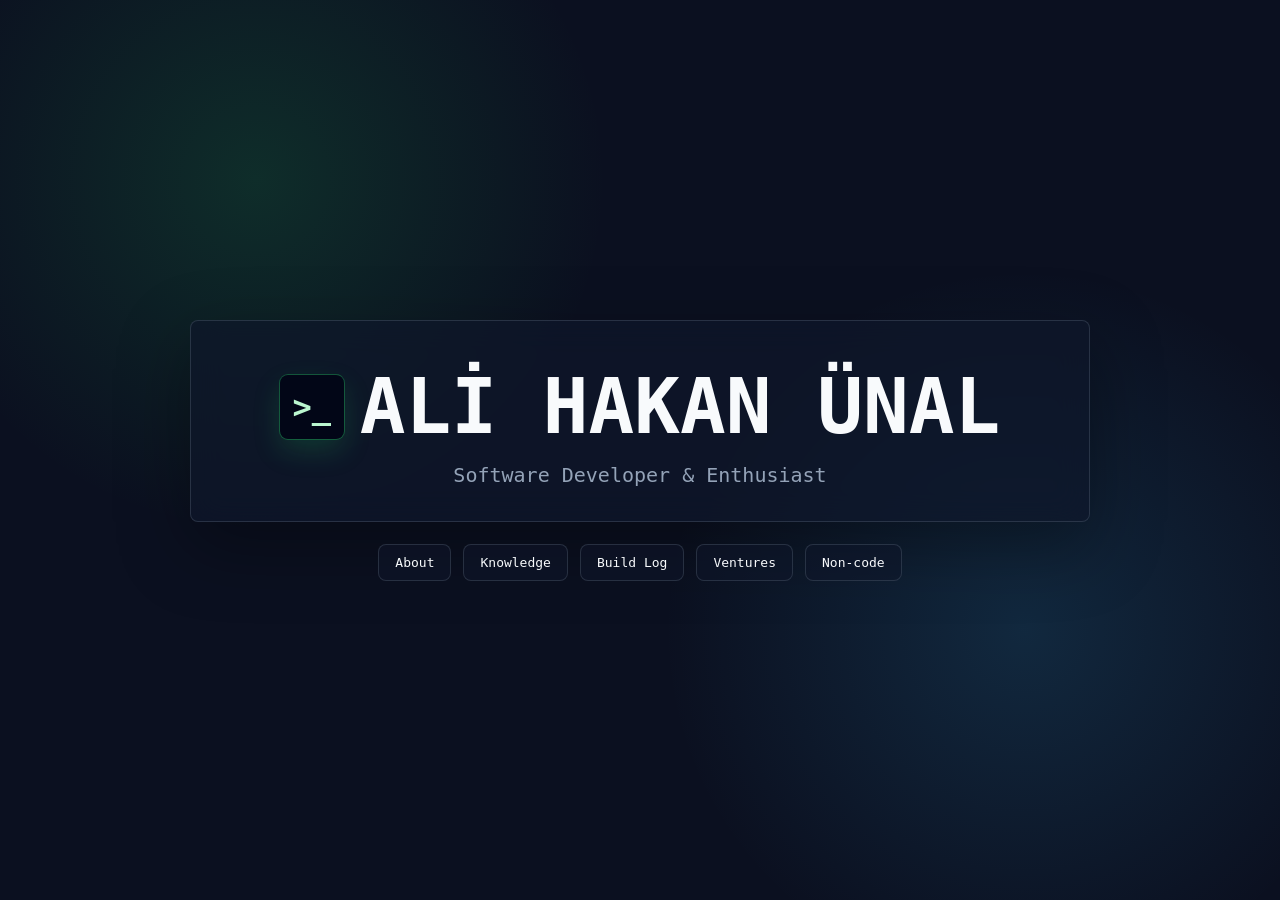
<file: index.html>
<!DOCTYPE html>
<html lang="en">
<head>
    <meta charset="UTF-8">
    <meta name="viewport" content="width=device-width, initial-scale=1.0">
    <title>ali hakan ünal</title>
    <link rel="stylesheet" href="css/index.css">
</head>
<body>
    <div id="container">
        <div id="text">
            <div id="title-row">
                <span id="terminal">>_</span>
                <h1> ALİ HAKAN ÜNAL </h1>
            </div>
            <h3>Software Developer & Enthusiast</h3>
        </div>
        <div id="pages">
            <a href="/about">About</a>
            <a href="/knowledge">Knowledge</a>
            <a href="/build_log">Build Log</a>
            <a href="/ventures">Ventures</a>
            <a href="/non_code">Non-code</a>
        </div>
    </div>
</body>
</html>
</file>
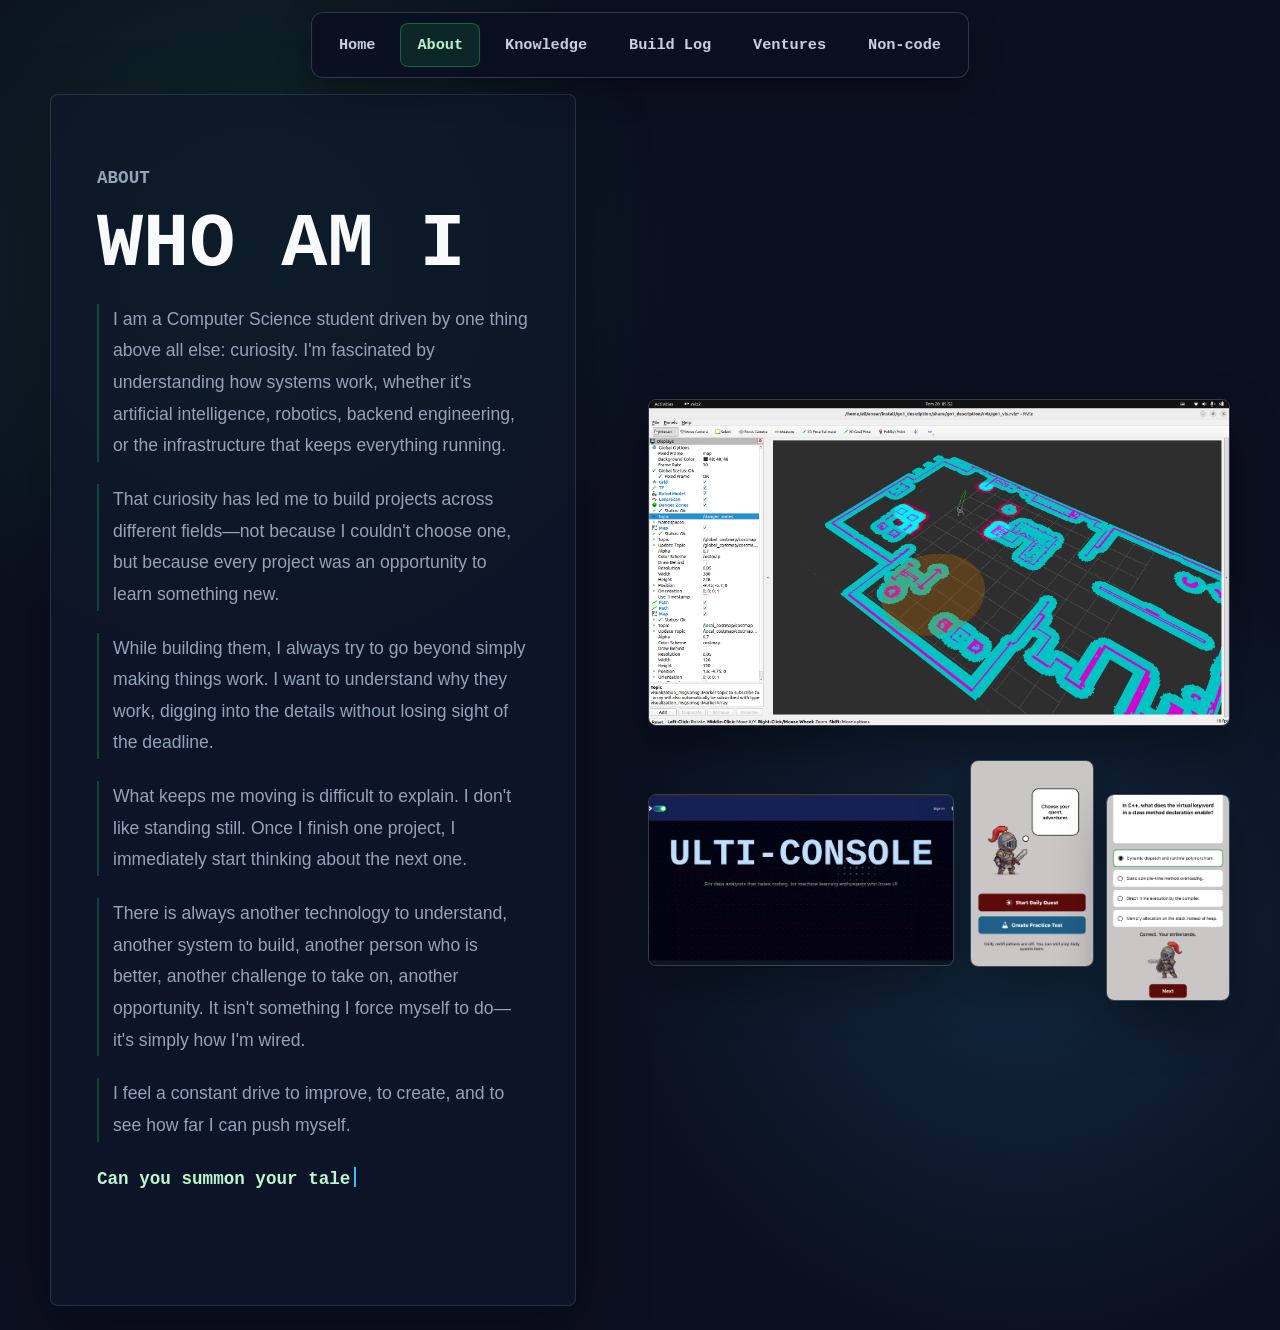
<file: about.html>
<!DOCTYPE html>
<html lang="en">
<head>
    <meta charset="UTF-8">
    <meta name="viewport" content="width=device-width, initial-scale=1.0">
    <title>ali hakan ünal | about</title>
    <link rel="stylesheet" href="css/about.css">
    <link rel="stylesheet" href="css/navigation.css">
</head>
<body>
    <nav class="site-navigation" aria-label="Main navigation">
        <a href="/">Home</a>
        <a href="/about" aria-current="page">About</a>
        <a href="/knowledge">Knowledge</a>
        <a href="/build_log">Build Log</a>
        <a href="/ventures">Ventures</a>
        <a href="/non_code">Non-code</a>
    </nav>

    <main id="about-page">
        <div id="about">
            <p class="eyebrow">About</p>
            <h1>WHO AM I</h1>
            <p>I am a Computer Science student driven by one thing above all else: curiosity. I'm fascinated by understanding how systems work, whether it's artificial intelligence, robotics, backend engineering, or the infrastructure that keeps everything running.</p>

            <p>That curiosity has led me to build projects across different fields—not because I couldn't choose one, but because every project was an opportunity to learn something new.</p>

            <p>While building them, I always try to go beyond simply making things work. I want to understand why they work, digging into the details without losing sight of the deadline.</p>

            <p>What keeps me moving is difficult to explain. I don't like standing still. Once I finish one project, I immediately start thinking about the next one.</p>

            <p>There is always another technology to understand, another system to build, another person who is better, another challenge to take on, another opportunity. It isn't something I force myself to do—it's simply how I'm wired.</p>

            <p>I feel a constant drive to improve, to create, and to see how far I can push myself.</p>
            <p class="typewriter" data-text="Can you summon your talent at will, deliver at a deadline, can you sleep at night?"><span class="typed-text"></span></p>
        </div>

        <div id="pictures" aria-label="Project images">
            <img class="image-wide image-one" src="assets/ANEAR.png" alt="ANEAR project screen">
            <img class="image-wide image-two" src="assets/Ulti-console.gif" alt="Console project animation">
            <div id="quest">
                <img class="image-tall image-three" src="assets/quest1.PNG" alt="Quest project screen one">
                <img class="image-tall image-four" src="assets/quest2.PNG" alt="Quest project screen two">
            </div>
        </div>
    </main>

    <script>
        const typewriter = document.querySelector(".typewriter");
        const typedText = typewriter.querySelector(".typed-text");
        const text = typewriter.dataset.text;
        let index = 0;
        let deleting = false;

        function typeLine() {
            typedText.textContent = text.slice(0, index);

            if (!deleting && index < text.length) {
                index++;
                setTimeout(typeLine, 55);
                return;
            }

            if (!deleting && index === text.length) {
                deleting = true;
                setTimeout(typeLine, 1800);
                return;
            }

            if (deleting && index > 0) {
                index--;
                setTimeout(typeLine, 28);
                return;
            }

            deleting = false;
            setTimeout(typeLine, 450);
        }

        typeLine();
    </script>

</body>
</html>
</file>
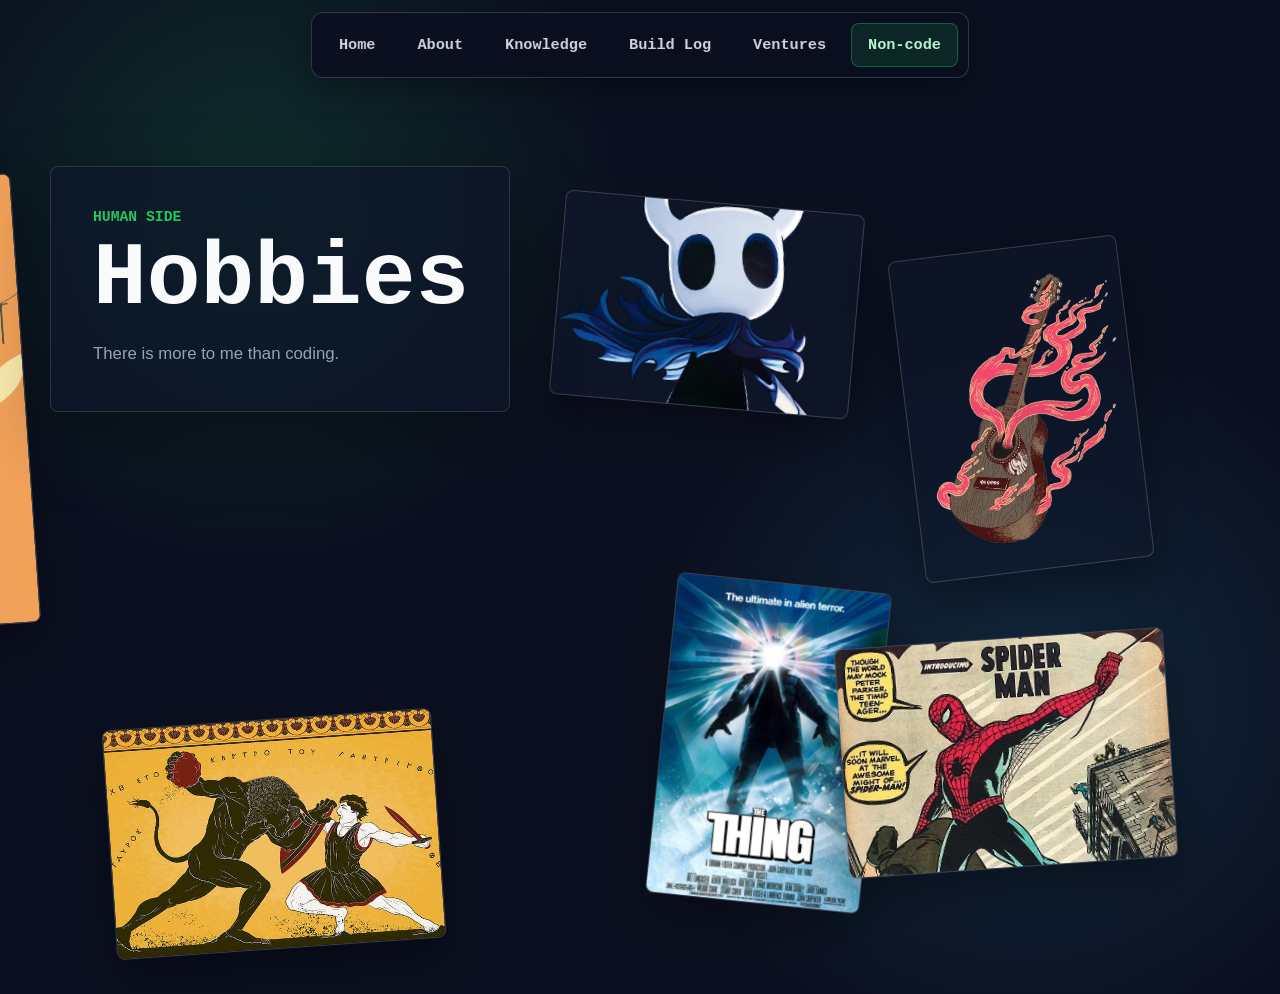
<file: non_code.html>
<!DOCTYPE html>
<html lang="en">
<head>
    <meta charset="UTF-8">
    <meta name="viewport" content="width=device-width, initial-scale=1.0">
    <title>ali hakan ünal | non code</title>
    <link rel="stylesheet" href="css/non_code.css">
    <link rel="stylesheet" href="css/navigation.css">
</head>
<body>
    <nav class="site-navigation" aria-label="Main navigation">
        <a href="/">Home</a>
        <a href="/about">About</a>
        <a href="/knowledge">Knowledge</a>
        <a href="/build_log">Build Log</a>
        <a href="/ventures">Ventures</a>
        <a href="/non_code" aria-current="page">Non-code</a>
    </nav>

    <main id="non-code-page">
        <section class="non-code-intro">
            <p class="eyebrow">Human side</p>
            <h1>Hobbies</h1>
            <p>There is more to me than coding.</p>
        </section>

        <section id="hobby-gallery" aria-label="Hobby gallery">
            <figure class="hobby-card hobby-guitar">
                <img src="assets/guitar.png" alt="Guitar">
                <figcaption>
                    <strong>Musician</strong>
                    <span>I have been playing and recording all kinds of music (jazz, classical, metal, and folk) for 9 years.</span>
                </figcaption>
            </figure>

            <figure class="hobby-card hobby-hollow">
                <img src="assets/hollow_knight.webp" alt="Hollow Knight">
                <figcaption>
                    <strong>Game lover</strong>
                    <span>I love playing games from time to time. There are a lot of hidden gems out there.</span> 
                </figcaption>
            </figure>

            <figure class="hobby-card hobby-thing">
                <img src="assets/thing.jpg" alt="Hobby item">
                <figcaption>
                    <strong>Movies</strong>
                    <span>I would consider myself a cinephile, I have logged over 400 films on Letterboxd.</span>
                </figcaption>
            </figure>

            <figure class="hobby-card hobby-spider">
                <img src="assets/spider_man.webp" alt="Spider-Man">
                <figcaption>
                    <strong>Comics</strong>
                    <span>I have been reading comics since I was a child. It is one hobby I will never let go of.</span>
                </figcaption>
            </figure>
            
            <figure class="hobby-card hobby-myth">
                <img src="assets/theseus.jpg" alt="Myth">
                <figcaption>
                    <strong>Mythology</strong>
                    <span>I have been fascinated by ancient mythology and iconography, and my interest has only grown stronger over the years.</span>
                </figcaption>
            </figure>

            <figure class="hobby-card hobby-book">
                <img src="assets/grapes.jpg" alt="Myth">
                <figcaption>
                    <strong>Books</strong>
                    <span>I love books and try to read as much as I can. Reading has been a habit of mine since childhood, and it continues to shape the way I think.</span>
                </figcaption>
            </figure>

        </section>
    </main>
</body>
</html>
</file>
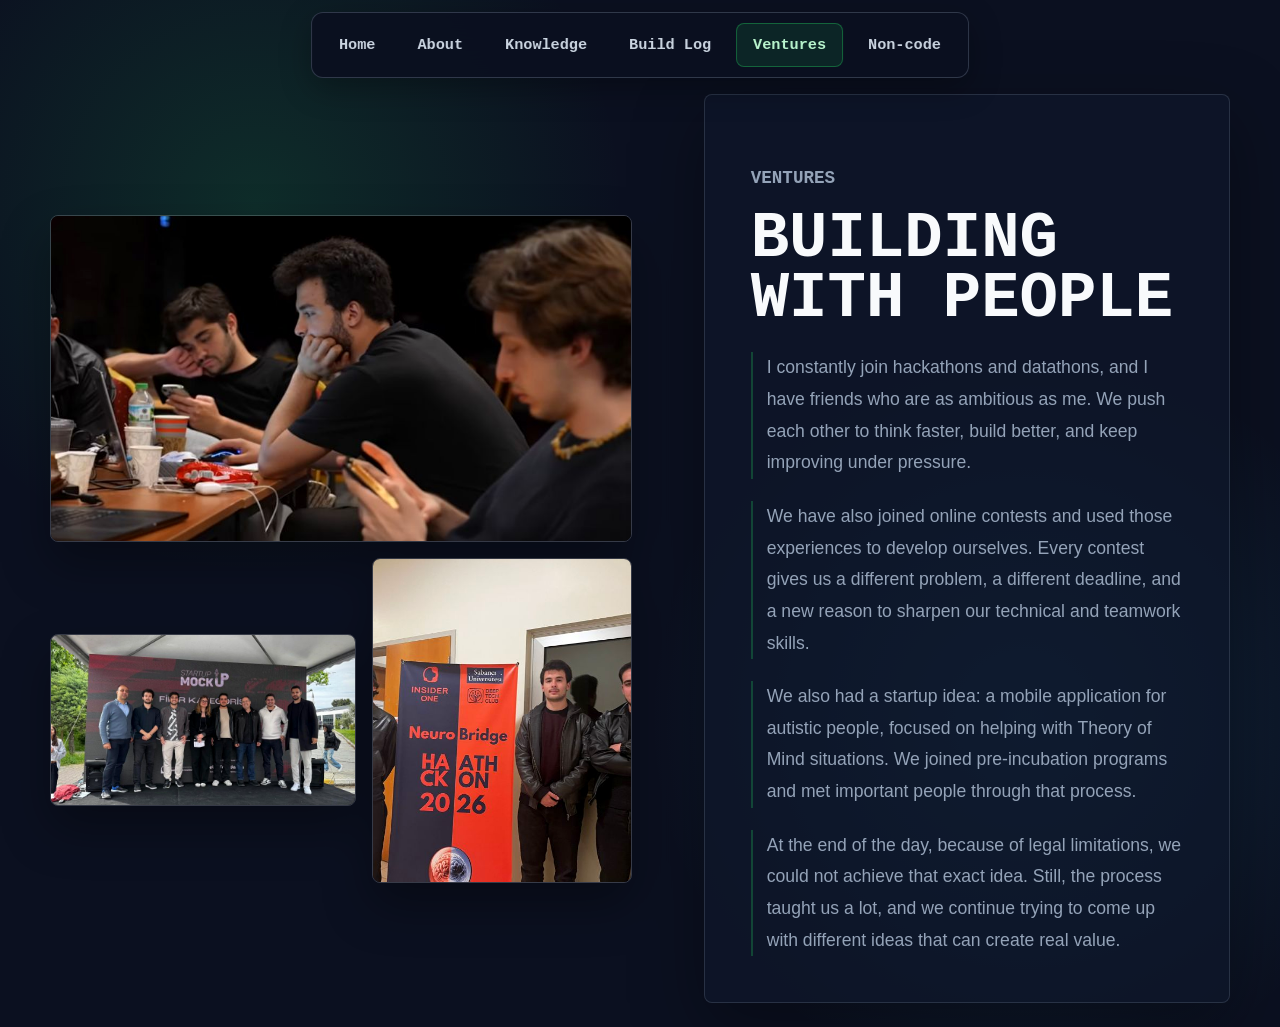
<file: ventures.html>
<!DOCTYPE html>
<html lang="en">
<head>
    <meta charset="UTF-8">
    <meta name="viewport" content="width=device-width, initial-scale=1.0">
    <title>ali hakan unal | ventures</title>
    <link rel="stylesheet" href="css/ventures.css">
    <link rel="stylesheet" href="css/navigation.css">
</head>
<body>
    <nav class="site-navigation" aria-label="Main navigation">
        <a href="/">Home</a>
        <a href="/about">About</a>
        <a href="/knowledge">Knowledge</a>
        <a href="/build_log">Build Log</a>
        <a href="/ventures" aria-current="page">Ventures</a>
        <a href="/non_code">Non-code</a>
    </nav>

    <main id="ventures-page">
        <div id="venture-images" aria-label="Venture images">
            <img class="venture-image image-one" src="assets/grind.jpeg" alt="Hackathon and work session">
            <img class="venture-image image-two" src="assets/mockup.jpg" alt="Mobile application mockup">
            <img class="venture-image image-three" src="assets/neuro.jpg" alt="Neurodiversity related project visual">
        </div>

        <section id="ventures">
            <p class="eyebrow">Ventures</p>
            <h1>BUILDING WITH PEOPLE</h1>

            <p>I constantly join hackathons and datathons, and I have friends who are as ambitious as me. We push each other to think faster, build better, and keep improving under pressure.</p>

            <p>We have also joined online contests and used those experiences to develop ourselves. Every contest gives us a different problem, a different deadline, and a new reason to sharpen our technical and teamwork skills.</p>

            <p>We also had a startup idea: a mobile application for autistic people, focused on helping with Theory of Mind situations. We joined pre-incubation programs and met important people through that process.</p>

            <p>At the end of the day, because of legal limitations, we could not achieve that exact idea. Still, the process taught us a lot, and we continue trying to come up with different ideas that can create real value.</p>
        </section>
    </main>
</body>
</html>
</file>
<file: css/index.css>
* {
    margin: 0;
    padding: 0;
    box-sizing: border-box;
}

:root {
    --bg: #0b1020;
    --panel: rgba(15, 23, 42, 0.72);
    --line: rgba(148, 163, 184, 0.2);
    --text: #f8fafc;
    --muted: #94a3b8;
    --accent: #22c55e;
    --accent-strong: #38bdf8;
}

body {
    background:
        radial-gradient(circle at 20% 20%, rgba(34, 197, 94, 0.16), transparent 28%),
        radial-gradient(circle at 80% 70%, rgba(56, 189, 248, 0.14), transparent 30%),
        var(--bg);
    color: var(--text);
    font-family: 'Segoe UI', Roboto, Helvetica, Arial, sans-serif;
    min-height: 100vh;
    display: flex;
    justify-content: center;
    align-items: center;
    overflow-x: hidden;
    padding: 24px;
}

#container {
    width: min(900px, 100%);
    animation: pageEnter 900ms cubic-bezier(0.22, 1, 0.36, 1) both;
}

#text {
    padding: 48px 28px 34px;
    border: 1px solid var(--line);
    border-radius: 8px;
    background: var(--panel);
    box-shadow: 0 24px 70px rgba(0, 0, 0, 0.34);
    backdrop-filter: blur(16px);
}

h1 {
    text-align: center;
    font-family: monospace;
    font-size: clamp(2.25rem, 6vw, 4.75rem);
    line-height: 1;
    letter-spacing: 0;
    animation: softRise 900ms 180ms cubic-bezier(0.22, 1, 0.36, 1) both;
}

#title-row {
    display: flex;
    align-items: center;
    justify-content: center;
    gap: 16px;
    flex-wrap: wrap;
}

h3 {
    margin-top: 18px;
    text-align: center;
    font-family: monospace;
    color: var(--muted);
    font-size: clamp(1rem, 2vw, 1.25rem);
    font-weight: 500;
    animation: softRise 900ms 340ms cubic-bezier(0.22, 1, 0.36, 1) both;
}

#terminal {
    font-size: clamp(1.35rem, 3vw, 2rem);
    color: #bbf7d0;
    background: #020617;
    box-shadow:
        0 0 0 1px rgba(34, 197, 94, 0.34),
        0 12px 28px rgba(34, 197, 94, 0.18);
    height: clamp(48px, 8vw, 64px);
    width: clamp(48px, 8vw, 64px);
    display: inline-flex;
    align-items: center;
    justify-content: center;
    font-family: monospace;
    font-weight: bold;
    border-radius: 8px;
    animation: terminalEnter 800ms 80ms cubic-bezier(0.22, 1, 0.36, 1) both,
        terminalGlow 2.8s 1.1s ease-in-out infinite;
}

#pages {
    display: flex;
    justify-content: center;
    gap: 12px;
    flex-wrap: wrap;
    margin-top: 22px;
    animation: softRise 900ms 520ms cubic-bezier(0.22, 1, 0.36, 1) both;
}

#pages a {
    color: var(--text);
    text-decoration: none;
    font-family: monospace;
    padding: 10px 16px;
    border: 1px solid var(--line);
    border-radius: 8px;
    background: rgba(15, 23, 42, 0.55);
    transition: transform 180ms ease, border-color 180ms ease, color 180ms ease, background 180ms ease;
}

#pages a:hover {
    color: #bbf7d0;
    border-color: rgba(34, 197, 94, 0.55);
    background: rgba(34, 197, 94, 0.08);
    transform: translateY(-3px);
}

@keyframes pageEnter {
    from {
        opacity: 0;
        transform: translateY(28px) scale(0.98);
    }

    to {
        opacity: 1;
        transform: translateY(0) scale(1);
    }
}

@keyframes softRise {
    from {
        opacity: 0;
        transform: translateY(18px);
    }

    to {
        opacity: 1;
        transform: translateY(0);
    }
}

@keyframes terminalEnter {
    from {
        opacity: 0;
        transform: translateX(-18px) rotate(-4deg);
    }

    to {
        opacity: 1;
        transform: translateX(0) rotate(0deg);
    }
}

@keyframes terminalGlow {
    0%, 100% {
        box-shadow:
            0 0 0 1px rgba(34, 197, 94, 0.34),
            0 12px 28px rgba(34, 197, 94, 0.18);
    }

    50% {
        box-shadow:
            0 0 0 1px rgba(56, 189, 248, 0.42),
            0 16px 34px rgba(56, 189, 248, 0.22);
    }
}

@media (max-width: 560px) {
    body {
        padding: 18px;
    }

    #text {
        padding: 34px 18px 26px;
    }
}
</file>
<file: css/about.css>
* {
    margin: 0;
    padding: 0;
    box-sizing: border-box;
}

:root {
    --bg: #0b1020;
    --panel: rgba(15, 23, 42, 0.72);
    --line: rgba(148, 163, 184, 0.2);
    --text: #f8fafc;
    --muted: #94a3b8;
    --accent: #22c55e;
    --accent-strong: #38bdf8;
}

body {
    background:
        radial-gradient(circle at 20% 20%, rgba(34, 197, 94, 0.16), transparent 28%),
        radial-gradient(circle at 80% 70%, rgba(56, 189, 248, 0.14), transparent 30%),
        var(--bg);
    color: var(--text);
    font-family: 'Segoe UI', Roboto, Helvetica, Arial, sans-serif;
    min-height: 100vh;
    display: flex;
    justify-content: center;
    align-items: center;
    overflow-x: hidden;
    padding: 24px;
}

#about-page {
    width: min(1180px, 100%);
    display: grid;
    grid-template-columns: minmax(0, 0.95fr) minmax(360px, 1.05fr);
    gap: clamp(34px, 6vw, 72px);
    align-items: center;
    animation: pageEnter 900ms cubic-bezier(0.22, 1, 0.36, 1) both;
}

#about {
    padding: clamp(28px, 5vw, 46px);
    border: 1px solid var(--line);
    border-radius: 8px;
    background: var(--panel);
    box-shadow: 0 24px 70px rgba(0, 0, 0, 0.34);
    backdrop-filter: blur(16px);
}

.eyebrow {
    margin-bottom: 14px;
    color: var(--accent);
    font-family: monospace;
    font-size: 0.92rem;
    font-weight: 700;
    text-transform: uppercase;
}

h1 {
    font-family: monospace;
    font-size: clamp(2.7rem, 6vw, 5rem);
    line-height: 0.95;
    letter-spacing: 0;
}

#about p {
    margin-top: 22px;
    color: var(--muted);
    font-size: clamp(1rem, 1.45vw, 1.1rem);
    line-height: 1.8;
}

#about > p:not(.eyebrow):not(.typewriter) {
    padding-left: 14px;
    border-left: 2px solid rgba(34, 197, 94, 0.28);
}

#about .typewriter {
    position: relative;
    color: #bbf7d0;
    font-family: monospace;
    font-weight: 700;
    white-space: normal;
}

#about .typewriter::before {
    content: attr(data-text);
    display: block;
    visibility: hidden;
}

#about .typed-text {
    position: absolute;
    inset: 0;
}

#about .typed-text::after {
    content: "";
    display: inline-block;
    width: 2px;
    height: 1.1em;
    margin-left: 4px;
    vertical-align: -0.16em;
    background: var(--accent-strong);
    animation: caretBlink 800ms step-end infinite;
}

#pictures {
    position: relative;
    display: grid;
    grid-template-columns: 1fr 0.85fr;
    gap: 16px;
    align-items: center;
    min-height: 620px;
}

#pictures img {
    display: block;
    width: 100%;
    object-fit: cover;
    border: 1px solid rgba(255, 255, 255, 0.18);
    border-radius: 8px;
    box-shadow: 0 22px 48px rgba(0, 0, 0, 0.34);
    filter: saturate(1.08) contrast(1.02);
}

.image-wide {
    aspect-ratio: 16 / 9;
}

.image-tall {
    aspect-ratio: 9 / 15;
}

.image-one {
    grid-column: 1 / 3;
    animation: imageEnter 900ms 180ms cubic-bezier(0.22, 1, 0.36, 1) both,
        floatImage 5.5s 1.1s ease-in-out infinite;
}

.image-two {
    grid-column: 1 / 2;
    animation: imageEnter 900ms 340ms cubic-bezier(0.22, 1, 0.36, 1) both,
        floatImage 6.4s 1.2s ease-in-out infinite reverse;
}

#quest {
    grid-column: 2 / 3;
    display: grid;
    grid-template-columns: 1fr 1fr;
    gap: 12px;
}

.image-three {
    animation: imageEnter 900ms 500ms cubic-bezier(0.22, 1, 0.36, 1) both,
        floatImage 5.9s 1.3s ease-in-out infinite;
}

.image-four {
    margin-top: 34px;
    animation: imageEnter 900ms 620ms cubic-bezier(0.22, 1, 0.36, 1) both,
        floatImage 6.8s 1.4s ease-in-out infinite reverse;
}

@keyframes pageEnter {
    from {
        opacity: 0;
        transform: translateY(28px) scale(0.98);
    }

    to {
        opacity: 1;
        transform: translateY(0) scale(1);
    }
}

@keyframes imageEnter {
    from {
        opacity: 0;
        transform: translateY(26px) rotate(1deg);
    }

    to {
        opacity: 1;
        transform: translateY(0) rotate(0deg);
    }
}

@keyframes floatImage {
    0%, 100% {
        translate: 0 0;
    }

    50% {
        translate: 0 -14px;
    }
}

@keyframes caretBlink {
    50% {
        opacity: 0;
    }
}

@media (max-width: 900px) {
    body {
        align-items: flex-start;
        overflow-y: auto;
    }

    #about-page {
        grid-template-columns: 1fr;
        padding: 32px 0;
    }

    #pictures {
        grid-template-columns: 1fr 1fr;
        min-height: auto;
    }

    .image-one,
    .image-two,
    #quest {
        grid-column: auto;
    }

    .image-one {
        grid-column: 1 / 3;
    }
}

@media (max-width: 560px) {
    body {
        padding: 18px;
    }

    #about {
        padding: 26px 18px;
    }

    #about .typewriter {
        font-size: 0.9rem;
    }

    #pictures {
        grid-template-columns: 1fr;
    }

    .image-one {
        grid-column: auto;
    }

    #quest {
        grid-template-columns: 1fr;
    }

    .image-four {
        margin-top: 0;
    }
}
</file>
<file: css/navigation.css>
body {
    --navigation-space: 94px;
    padding-top: var(--navigation-space);
}

.site-navigation {
    position: fixed;
    top: 12px;
    left: 50%;
    z-index: 40;
    transform: translateX(-50%);
    display: flex;
    justify-content: center;
    gap: 8px;
    width: max-content;
    max-width: calc(100% - 28px);
    padding: 10px;
    border: 1px solid rgba(148, 163, 184, 0.28);
    border-radius: 12px;
    background: rgba(11, 16, 32, 0.96);
    box-shadow: 0 10px 32px rgba(0, 0, 0, 0.3);
    backdrop-filter: blur(16px);
}

.site-navigation a {
    display: flex;
    align-items: center;
    justify-content: center;
    min-height: 44px;
    padding: 10px 16px;
    border: 1px solid transparent;
    border-radius: 8px;
    color: #cbd5e1;
    font-family: monospace;
    font-size: 0.95rem;
    font-weight: 600;
    line-height: 1.2;
    text-decoration: none;
    white-space: nowrap;
    transition: color 180ms ease, background 180ms ease, border-color 180ms ease;
}

.site-navigation a:hover,
.site-navigation a[aria-current="page"] {
    border-color: rgba(34, 197, 94, 0.4);
    background: rgba(34, 197, 94, 0.12);
    color: #bbf7d0;
}

.site-navigation a:focus-visible {
    outline: 2px solid #38bdf8;
    outline-offset: 2px;
}

.project-meta {
    top: calc(var(--navigation-space) + 12px);
}

@media (max-width: 680px) {
    body {
        --navigation-space: 144px;
    }

    .site-navigation {
        display: grid;
        grid-template-columns: repeat(3, minmax(0, 1fr));
        width: calc(100% - 28px);
        gap: 6px;
        padding: 8px;
    }

    .site-navigation a {
        padding: 10px 6px;
        font-size: 0.85rem;
        white-space: normal;
        text-align: center;
    }
}
</file>
<file: css/non_code.css>
* {
    margin: 0;
    padding: 0;
    box-sizing: border-box;
}

:root {
    --bg: #0b1020;
    --panel: rgba(15, 23, 42, 0.72);
    --line: rgba(148, 163, 184, 0.2);
    --text: #f8fafc;
    --muted: #94a3b8;
    --accent: #22c55e;
    --accent-strong: #38bdf8;
}

body {
    min-height: 100vh;
    background:
        radial-gradient(circle at 20% 20%, rgba(34, 197, 94, 0.16), transparent 28%),
        radial-gradient(circle at 80% 70%, rgba(56, 189, 248, 0.14), transparent 30%),
        var(--bg);
    color: var(--text);
    font-family: "Segoe UI", Roboto, Helvetica, Arial, sans-serif;
    overflow-x: hidden;
}

#non-code-page {
    position: relative;
    width: min(1180px, calc(100% - 36px));
    min-height: 100vh;
    margin: 0 auto;
    padding: clamp(34px, 6vw, 72px) 0;
}

.non-code-intro {
    position: relative;
    z-index: 2;
    max-width: 460px;
    padding: clamp(26px, 4vw, 42px);
    border: 1px solid var(--line);
    border-radius: 8px;
    background: var(--panel);
    box-shadow: 0 24px 70px rgba(0, 0, 0, 0.34);
    backdrop-filter: blur(16px);
    transition: filter 260ms ease, opacity 260ms ease;
    animation: pageEnter 900ms cubic-bezier(0.22, 1, 0.36, 1) both;
}

.eyebrow {
    color: var(--accent);
    font-family: monospace;
    font-size: 0.92rem;
    font-weight: 800;
    text-transform: uppercase;
}

h1 {
    margin-top: 12px;
    font-family: monospace;
    font-size: clamp(2.8rem, 7vw, 5.8rem);
    line-height: 0.95;
    letter-spacing: 0;
}

.non-code-intro p:last-child {
    margin-top: 18px;
    color: var(--muted);
    font-size: 1.05rem;
    line-height: 1.7;
}

#hobby-gallery {
    position: absolute;
    inset: 0;
    z-index: 1;
}

.hobby-card {
    position: absolute;
    margin: 0;
    border: 1px solid rgba(255, 255, 255, 0.18);
    border-radius: 8px;
    background: rgba(15, 23, 42, 0.62);
    box-shadow: 0 22px 48px rgba(0, 0, 0, 0.34);
    overflow: hidden;
    cursor: pointer;
    opacity: 1;
    transform-origin: center;
    transition:
        filter 260ms ease,
        opacity 260ms ease,
        transform 360ms cubic-bezier(0.22, 1, 0.36, 1),
        box-shadow 260ms ease,
        z-index 0ms 260ms;
}

.hobby-card img {
    display: block;
    width: 100%;
    height: 100%;
    object-fit: cover;
}

.hobby-card figcaption {
    position: absolute;
    left: 14px;
    right: 14px;
    bottom: 14px;
    padding: 14px;
    border: 1px solid rgba(255, 255, 255, 0.2);
    border-radius: 8px;
    background: rgba(2, 6, 23, 0.84);
    color: var(--text);
    backdrop-filter: blur(12px);
    opacity: 0;
    transform: translateY(16px);
    transition: opacity 260ms ease, transform 260ms ease;
}

.hobby-card figcaption strong,
.hobby-card figcaption span {
    display: block;
}

.hobby-card figcaption strong {
    font-family: monospace;
    font-size: 1rem;
}

.hobby-card figcaption span {
    margin-top: 6px;
    color: #cbd5e1;
    font-size: 0.9rem;
    line-height: 1.45;
}

#non-code-page:has(.hobby-card:hover) .non-code-intro,
#hobby-gallery:has(.hobby-card:hover) .hobby-card:not(:hover) {
    filter: blur(5px);
    opacity: 0.35;
}

#hobby-gallery:has(.hobby-card:hover) .hobby-card:hover {
    z-index: 10;
    box-shadow: 0 34px 76px rgba(0, 0, 0, 0.52);
    transition:
        filter 260ms ease,
        opacity 260ms ease,
        transform 360ms cubic-bezier(0.22, 1, 0.36, 1),
        box-shadow 260ms ease,
        z-index 0ms;
}

.hobby-card:hover figcaption {
    opacity: 1;
    transform: translateY(0);
}

.hobby-guitar {
    top: 17%;
    right: 8%;
    width: 230px;
    height: 324px;
    transform: rotate(-7deg);
    animation: fadeOne 1500ms 180ms cubic-bezier(0.22, 1, 0.36, 1) backwards,
        floatImage 5.8s 1s ease-in-out infinite;
}

.hobby-hollow {
    top: 12%;
    left: 43%;
    width: 300px;
    height: 205px;
    transform: rotate(5deg);
    animation: fadeTwo 1600ms 420ms cubic-bezier(0.22, 1, 0.36, 1) backwards,
        floatImage 6.4s 1.3s ease-in-out infinite reverse;
}

.hobby-thing {
    right: 30%;
    bottom: 10%;
    width: 215px;
    height: 322px;
    transform: rotate(6deg);
    animation: fadeThree 1700ms 680ms cubic-bezier(0.22, 1, 0.36, 1) backwards,
        floatImage 6s 1.5s ease-in-out infinite;
}

.hobby-spider {
    right: 5%;
    bottom: 14%;
    width: 330px;
    height: 230px;
    transform: rotate(-4deg);
    animation: fadeFour 1800ms 900ms cubic-bezier(0.22, 1, 0.36, 1) backwards,
        floatImage 6.8s 1.7s ease-in-out infinite reverse;
}

.hobby-myth {
    left: 5%;
    bottom: 5%;
    width: 330px;
    height: 230px;
    transform: rotate(-4deg);
    animation: fadeFour 1800ms 900ms cubic-bezier(0.22, 1, 0.36, 1) backwards,
        floatImage 6.8s 1.7s ease-in-out infinite reverse;
}

.hobby-book {
    left: -30%;
    bottom: 40%;
    width: 330px;
    height: 450px;
    transform: rotate(-4deg);
    animation: fadeFour 1800ms 900ms cubic-bezier(0.22, 1, 0.36, 1) backwards,
        floatImage 6.8s 1.7s ease-in-out infinite reverse;
}


.hobby-guitar:hover {
    transform: scale(1.22) rotate(2deg);
}

.hobby-myth:hover {
    transform: scale(1.22) rotate(2deg);
}

.hobby-hollow:hover {
    transform: scale(1.2) rotate(-2deg);
}

.hobby-thing:hover {
    transform: scale(1.24) rotate(-2deg);
}

.hobby-spider:hover {
    transform: scale(1.2) rotate(2deg);
}

.hobby-book:hover {
    transform: scale(1.2) rotate(2deg);
}

@keyframes pageEnter {
    from {
        opacity: 0;
        transform: translateY(26px);
    }

    to {
        opacity: 1;
        transform: translateY(0);
    }
}

@keyframes fadeOne {
    from {
        opacity: 0;
        filter: blur(12px);
    }
}

@keyframes fadeTwo {
    from {
        opacity: 0;
        filter: blur(12px);
    }
}

@keyframes fadeThree {
    from {
        opacity: 0;
        filter: blur(12px);
    }
}

@keyframes fadeFour {
    from {
        opacity: 0;
        filter: blur(12px);
    }
}

@keyframes floatImage {
    0%, 100% {
        translate: 0 0;
    }

    50% {
        translate: 0 -14px;
    }
}

@media (max-width: 900px) {
    #non-code-page {
        display: grid;
        gap: 22px;
    }

    #hobby-gallery {
        position: relative;
        display: grid;
        grid-template-columns: 1fr 1fr;
        gap: 16px;
    }

    .hobby-card {
        position: relative;
        inset: auto;
        width: 100%;
        height: 240px;
        transform: rotate(0deg);
    }

    .hobby-guitar:hover,
    .hobby-hollow:hover,
    .hobby-thing:hover,
    .hobby-spider:hover {
        transform: scale(1.04) rotate(1deg);
    }
}

@media (max-width: 560px) {
    #non-code-page {
        width: min(100% - 28px, 1180px);
        padding: 28px 0;
    }

    #hobby-gallery {
        grid-template-columns: 1fr;
    }

    .hobby-card {
        height: 230px;
    }
}
</file>
<file: css/ventures.css>
* {
    margin: 0;
    padding: 0;
    box-sizing: border-box;
}

:root {
    --bg: #0b1020;
    --panel: rgba(15, 23, 42, 0.72);
    --line: rgba(148, 163, 184, 0.2);
    --text: #f8fafc;
    --muted: #94a3b8;
    --accent: #22c55e;
    --accent-strong: #38bdf8;
}

body {
    min-height: 100vh;
    display: flex;
    justify-content: center;
    align-items: center;
    padding: 24px;
    overflow-x: hidden;
    background:
        radial-gradient(circle at 20% 20%, rgba(34, 197, 94, 0.16), transparent 28%),
        radial-gradient(circle at 80% 70%, rgba(56, 189, 248, 0.14), transparent 30%),
        var(--bg);
    color: var(--text);
    font-family: "Segoe UI", Roboto, Helvetica, Arial, sans-serif;
}

#ventures-page {
    width: min(1180px, 100%);
    display: grid;
    grid-template-columns: minmax(360px, 1.05fr) minmax(0, 0.95fr);
    gap: clamp(34px, 6vw, 72px);
    align-items: center;
    animation: pageEnter 900ms cubic-bezier(0.22, 1, 0.36, 1) both;
}

#ventures {
    padding: clamp(28px, 5vw, 46px);
    border: 1px solid var(--line);
    border-radius: 8px;
    background: var(--panel);
    box-shadow: 0 24px 70px rgba(0, 0, 0, 0.34);
    backdrop-filter: blur(16px);
}

.eyebrow {
    margin-bottom: 14px;
    color: var(--accent);
    font-family: monospace;
    font-size: 0.92rem;
    font-weight: 700;
    text-transform: uppercase;
}

h1 {
    font-family: monospace;
    font-size: clamp(2.45rem, 5vw, 4.5rem);
    line-height: 0.95;
    letter-spacing: 0;
}

#ventures p {
    margin-top: 22px;
    color: var(--muted);
    font-size: clamp(1rem, 1.45vw, 1.1rem);
    line-height: 1.8;
}

#ventures > p:not(.eyebrow) {
    padding-left: 14px;
    border-left: 2px solid rgba(34, 197, 94, 0.28);
}

#venture-images {
    display: grid;
    grid-template-columns: 1fr 0.85fr;
    gap: 16px;
    align-items: center;
    min-height: 620px;
}

#venture-images img {
    display: block;
    width: 100%;
    object-fit: cover;
    border: 1px solid rgba(255, 255, 255, 0.18);
    border-radius: 8px;
    box-shadow: 0 22px 48px rgba(0, 0, 0, 0.34);
    filter: saturate(1.08) contrast(1.02);
    animation: imageEnter 900ms cubic-bezier(0.22, 1, 0.36, 1) both;
}

.image-one {
    grid-column: 1 / 3;
    aspect-ratio: 16 / 9;
    animation-delay: 180ms;
}

.image-two {
    grid-column: 1 / 2;
    aspect-ratio: 16 / 9;
    animation-delay: 340ms;
}

.image-three {
    grid-column: 2 / 3;
    aspect-ratio: 4 / 5;
    animation-delay: 500ms;
}

@keyframes pageEnter {
    from {
        opacity: 0;
        transform: translateY(28px) scale(0.98);
    }

    to {
        opacity: 1;
        transform: translateY(0) scale(1);
    }
}

@keyframes imageEnter {
    from {
        opacity: 0;
        transform: translateY(26px) rotate(1deg);
    }

    to {
        opacity: 1;
        transform: translateY(0) rotate(0deg);
    }
}

@media (max-width: 900px) {
    body {
        align-items: flex-start;
        overflow-y: auto;
    }

    #ventures-page {
        grid-template-columns: 1fr;
        padding: 32px 0;
    }

    #venture-images {
        grid-template-columns: 1fr 1fr;
        min-height: auto;
    }

    .image-one {
        grid-column: 1 / 3;
    }

    .image-two,
    .image-three {
        grid-column: auto;
    }
}

@media (max-width: 560px) {
    body {
        padding: 18px;
    }

    #ventures {
        padding: 26px 18px;
    }

    #venture-images {
        grid-template-columns: 1fr;
    }

    .image-one {
        grid-column: auto;
    }
}
</file>
